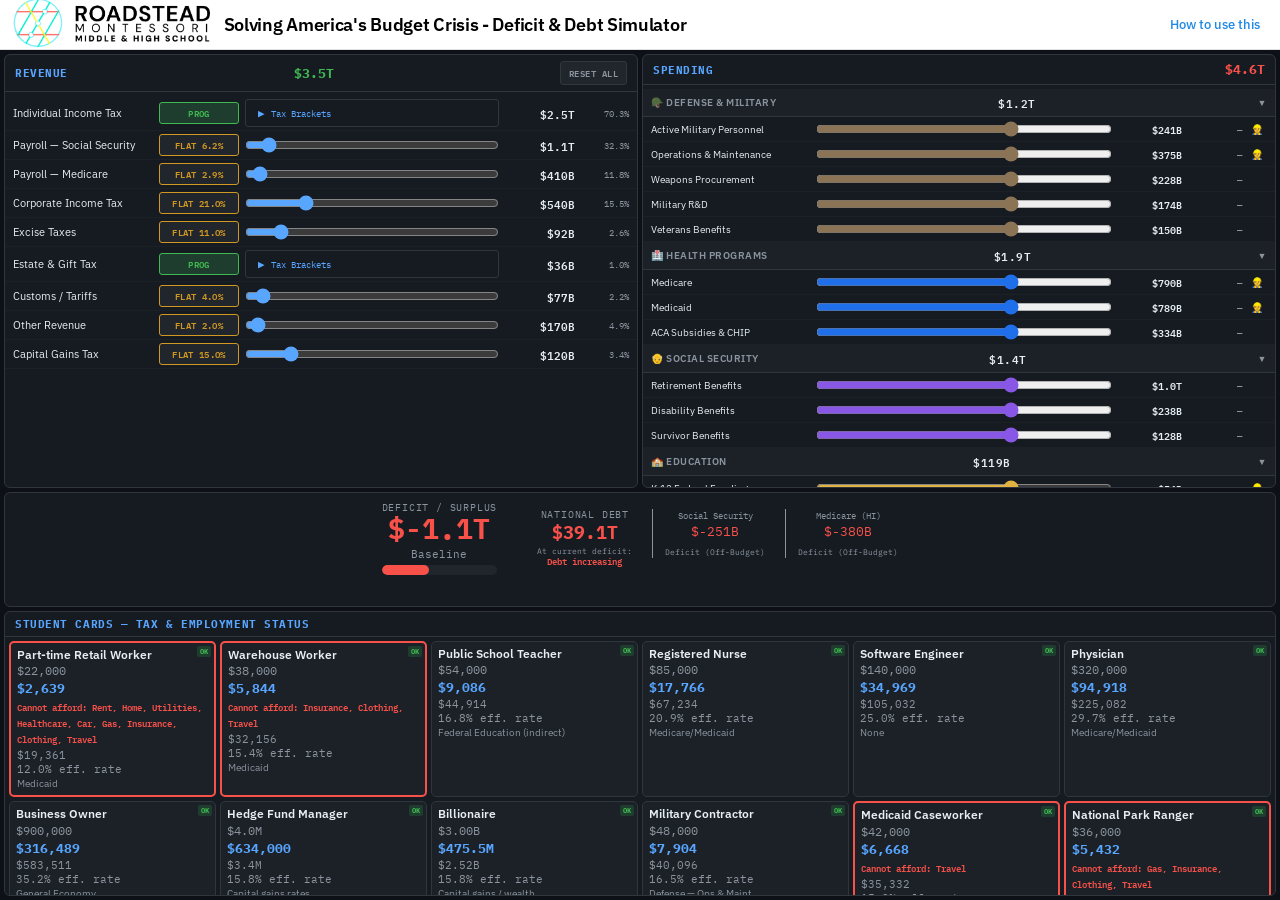
<file: simulator/index.html>
<!DOCTYPE html>
<html lang="en">
<head>
	<meta charset="UTF-8">
	<meta name="viewport" content="width=device-width, initial-scale=1.0">
	<title>Solving America's Budget Crisis - Deficit & Debt Simulator</title>
	<link href="https://fonts.googleapis.com/css2?family=IBM+Plex+Mono:wght@400;600;700&family=IBM+Plex+Sans:wght@400;500;600&display=swap" rel="stylesheet">
	<link rel="stylesheet" href="styles.css">
</head>
<body>
<div class="header-bar">
	<a href="https://www.roadsteadhighschool.com"><img src="images/roadstead.png" alt="Roadstead Montessori" class="header-logo"></a>
	<div class="header-title">Solving America's Budget Crisis - Deficit & Debt Simulator</div>
	<a href="#" onclick="startTutorial(); return false;" class="header-link">How to use this</a>
</div>
<div class="app">

	<!-- TOP: Revenue + Spending -->
	<div class="top-panels">

		<!-- REVENUE PANEL -->
		<div class="panel" id="revenue-panel">
			<div class="panel-header">
				<span class="panel-title">Revenue</span>
				<span class="panel-total" id="rev-total-display" style="color:var(--green)">$4,900B</span>
				<button class="reset-btn" onclick="resetAll()">Reset All</button>
			</div>
			<div class="panel-body" id="revenue-body"></div>
		</div>

		<!-- SPENDING PANEL -->
		<div class="panel" id="spending-panel">
			<div class="panel-header">
				<span class="panel-title">Spending</span>
				<span class="panel-total" id="spend-total-display" style="color:var(--red)">$6,900B</span>
			</div>
			<div class="panel-body" id="spending-body"></div>
		</div>

	</div>

	<!-- DEFICIT BAR -->
	<div class="deficit-panel">
		<div class="deficit-grid">
			<div class="deficit-main">
				<div class="deficit-label">Deficit / Surplus</div>
				<div class="deficit-number deficit" id="deficit-number">-$2,000B</div>
				<div class="deficit-change" id="deficit-change" style="color:var(--muted)">Baseline</div>
				<div class="bar-wrap" style="margin-top:4px">
					<div class="bar-track">
						<div class="bar-fill" id="bar-fill" style="width:50%;background:var(--red)"></div>
					</div>
				</div>
			</div>
			<div class="deficit-right" style="display:flex;gap:20px;align-items:flex-start">
				<div style="text-align:center;line-height:1.2">
					<div class="deficit-label" style="font-size:10px;margin-bottom:2px">NATIONAL DEBT</div>
					<div class="national-debt-number" id="national-debt-display" style="font-size:18px">$39.1T</div>
					<div style="text-align:center;font-family:'IBM Plex Mono',monospace;font-size:9px;line-height:1.2;margin-top:4px">
						<div style="color:var(--muted);font-size:8px">At current deficit:</div>
						<div id="payoff-years" style="color:var(--red);font-weight:600">Debt increasing</div>
					</div>
				</div>
				<div style="text-align:center;font-family:'IBM Plex Mono',monospace;font-size:9px;color:var(--muted);line-height:1.5">
					<div style="margin-bottom:6px;border-left:1px solid var(--muted);padding-left:12px">
						<div>Social Security</div>
						<div style="font-size:13px" id="ss-deficit-display">-$251B</div>
						<div style="margin-top:4px;font-size:8px">Deficit (Off-Budget)</div>
					</div>
				</div>
				<div style="text-align:center;font-family:'IBM Plex Mono',monospace;font-size:9px;color:var(--muted);line-height:1.5">
					<div style="margin-bottom:6px;border-left:1px solid var(--muted);padding-left:12px">
						<div>Medicare (HI)</div>
						<div style="font-size:13px" id="medicare-deficit-display">-$380B</div>
						<div style="margin-top:4px;font-size:8px">Deficit (Off-Budget)</div>
					</div>
				</div>
			</div>
		</div>
	</div>

	<!-- JOBS PANEL -->
	<div class="jobs-panel">
		<div class="jobs-header">
			<span class="panel-title">Student Cards — Tax &amp; Employment Status</span>
		</div>
		<div class="jobs-grid" id="jobs-grid"></div>
	</div>

</div>

<div class="tooltip" id="tooltip"></div>

<!-- MODAL POPUP -->
<div class="modal" id="info-modal">
	<div class="modal-content">
		<div class="modal-header">
			<span class="modal-title" id="modal-title"></span>
			<span class="modal-close" onclick="closeModal()">&times;</span>
		</div>
		<div class="modal-body">
			<div id="modal-description"></div>
			<div style="margin-top:16px;padding-top:12px;border-top:1px solid var(--border)">
				<div style="font-weight:600;font-size:11px;color:var(--blue);text-transform:uppercase;margin-bottom:8px">Affected Stakeholders</div>
				<div id="modal-stakeholders" style="font-size:11px;color:var(--text);line-height:1.6"></div>
			</div>
		</div>
	</div>
</div>

<!-- Tutorial Overlay -->
<div id="tutorial-overlay" class="tutorial-overlay">
	<div class="tutorial-highlight"></div>
	<div class="tutorial-box">
		<div class="tutorial-header">
			<div id="tutorial-step">Step 1 of 6</div>
			<button onclick="closeTutorial()" class="tutorial-close">×</button>
		</div>
		<div class="tutorial-content">
			<h3 id="tutorial-title">Revenue Sliders</h3>
			<p id="tutorial-text">Use the sliders in the Revenue section to adjust tax rates. As you increase rates, the revenue collected increases. Watch how it affects the deficit!</p>
		</div>
		<div class="tutorial-footer">
			<button onclick="tutorialPrev()" class="tutorial-btn tutorial-btn-secondary">← Back</button>
			<div class="tutorial-dots">
				<span class="dot active" onclick="goToStep(1)"></span>
				<span class="dot" onclick="goToStep(2)"></span>
				<span class="dot" onclick="goToStep(3)"></span>
				<span class="dot" onclick="goToStep(4)"></span>
				<span class="dot" onclick="goToStep(5)"></span>
				<span class="dot" onclick="goToStep(6)"></span>
			</div>
			<button onclick="tutorialNext()" class="tutorial-btn">Next →</button>
		</div>
	</div>
</div>

<!-- Scripts in dependency order -->
<script src="js/state.js"></script>
<script src="js/calculations.js"></script>
<script src="js/tooltips.js"></script>
<script src="js/modal.js"></script>
<script src="js/render.js"></script>
<script src="js/events.js"></script>
<script src="js/tutorial.js"></script>

<script>
// ─── INIT ─────────────────────────────────────────────────────────────────────
renderRevenue();
renderSpending();

// Capture the initial state deficit as the true baseline BEFORE updateAll() runs
window.INITIAL_DEFICIT = calcTotalRevenue() - calcTotalSpending();

updateAll();
addDebtTooltips();
</script>
</body>
</html>
</file>
<file: simulator/styles.css>
*{box-sizing:border-box;margin:0;padding:0}
:root{
  --bg:#0d1117;--panel:#161b22;--border:#30363d;--text:#e6edf3;--muted:#8b949e;
  --green:#3fb950;--red:#f85149;--amber:#d29922;--blue:#58a6ff;
  --defense:#8b7355;--health:#1f6feb;--social:#8957e5;--edu:#e3b341;
  --infra:#3fb950;--sci:#79c0ff;--intl:#f78166;--gov:#6e7681;
}
html,body{height:100%;overflow:hidden;background:var(--bg);color:var(--text);font-family:'IBM Plex Sans',sans-serif;font-size:12px}
.header-bar{
	background:white;
	height:50px;
	padding:0 12px;
	display:flex;
	align-items:center;
	gap:12px;
	border-bottom:1px solid #e0e0e0;
	flex-shrink:0;
}
.header-logo{
	height:50px;
	object-fit:contain;
}
.header-title{
	font-size:18px;
	font-weight:600;
	color:#000000;
	font-family:'IBM Plex Sans',sans-serif;
	letter-spacing:-0.3px;
}
.app{display:grid;grid-template-rows:1fr 115px 285px;height:calc(100vh - 50px);gap:4px;padding:4px}
.top-panels{display:grid;grid-template-columns:1fr 1fr;gap:4px;min-height:0;overflow:hidden}
.panel{background:var(--panel);border:1px solid var(--border);border-radius:6px;overflow:hidden;display:flex;flex-direction:column}
.panel-header{padding:6px 10px;border-bottom:1px solid var(--border);display:flex;align-items:center;gap:8px;flex-shrink:0}
.panel-title{font-family:'IBM Plex Mono',monospace;font-weight:700;font-size:11px;letter-spacing:.05em;text-transform:uppercase;color:var(--blue)}
.panel-total{margin-left:auto;font-family:'IBM Plex Mono',monospace;font-weight:700;font-size:13px}
.panel-body{overflow-y:auto;flex:1;padding:4px 0}
.panel-body::-webkit-scrollbar{width:4px}
.panel-body::-webkit-scrollbar-track{background:transparent}
.panel-body::-webkit-scrollbar-thumb{background:var(--border);border-radius:2px}

/* Revenue rows */
.rev-row{padding:3px 8px;border-bottom:1px solid #1c2128;display:grid;grid-template-columns:140px 80px 1fr 70px 48px;align-items:center;gap:6px}
.rev-row:hover{background:#1c2128}
.rev-label{font-size:11px;color:var(--text);white-space:nowrap;overflow:hidden;text-overflow:ellipsis}
.type-badge{font-family:'IBM Plex Mono',monospace;font-size:9px;font-weight:600;padding:2px 5px;border-radius:3px;cursor:pointer;border:none;letter-spacing:.04em;transition:all .15s;white-space:nowrap}
.badge-flat{background:#21262d;color:var(--amber);border:1px solid var(--amber)}
.badge-prog{background:#1f3d2f;color:var(--green);border:1px solid var(--green)}
.badge-locked{background:#1c2128;color:var(--muted);border:1px solid var(--border);cursor:default}
.rev-slider{width:100%;accent-color:var(--blue);height:18px;cursor:pointer;touch-action:none}
.rev-amount{font-family:'IBM Plex Mono',monospace;font-size:11px;font-weight:600;text-align:right;white-space:nowrap}
.rev-pct{font-family:'IBM Plex Mono',monospace;font-size:9px;color:var(--muted);text-align:right}

/* Input styling */
input[type="number"], input[type="text"]{background:#21262d;color:var(--text);border:1px solid var(--border);border-radius:3px;font-family:'IBM Plex Mono',monospace;padding:4px 6px;font-size:10px}
input[type="number"]:focus, input[type="text"]:focus{outline:none;border-color:var(--blue);box-shadow:0 0 0 2px rgba(88,166,255,0.1)}

/* Bracket sliders */
.bracket-slider{width:100%;height:22px;cursor:pointer;-webkit-appearance:slider-horizontal;appearance:slider-horizontal;background:transparent;border:none;padding:0;margin:0 0;touch-action:pan-y;pointer-events:auto;z-index:10;position:relative}
.bracket-slider::-webkit-slider-runnable-track{width:100%;height:4px;background:var(--border);border-radius:2px;border:none}
.bracket-slider::-webkit-slider-thumb{-webkit-appearance:sliderthumb-horizontal;appearance:sliderthumb-horizontal;width:18px;height:18px;border-radius:50%;background:var(--green);cursor:grab;box-shadow:0 0 6px rgba(63,185,80,0.5);margin-top:-7px}
.bracket-slider::-webkit-slider-thumb:active{cursor:grabbing}
.bracket-slider::-moz-range-track{background:var(--border);height:4px;border-radius:2px;border:none}
.bracket-slider::-moz-range-progress{background:var(--green);height:4px;border-radius:2px}
.bracket-slider::-moz-range-thumb{width:18px;height:18px;border-radius:50%;background:var(--green);cursor:grab;border:none;box-shadow:0 0 6px rgba(63,185,80,0.5)}
.bracket-slider::-moz-range-thumb:active{cursor:grabbing}

/* Spending */
.cat-header{padding:4px 8px;background:#1c2128;border-bottom:1px solid var(--border);display:flex;align-items:center;gap:6px;font-size:10px;font-weight:600;color:var(--muted);text-transform:uppercase;letter-spacing:.05em;cursor:pointer;user-select:none}
.cat-header:hover{background:#21262d}
.cat-toggle{font-size:9px;margin-left:auto}
.cat-total{margin-left:auto;font-family:'IBM Plex Mono',monospace;font-size:11px;color:var(--text)}
.spend-row{padding:3px 8px;border-bottom:1px solid #1c2128;display:grid;grid-template-columns:160px 1fr 65px 55px 20px;align-items:center;gap:5px}
.spend-row:hover{background:#1c2128}
.spend-label{font-size:10px;color:var(--text);white-space:nowrap;overflow:hidden;text-overflow:ellipsis}
.spend-slider{width:100%;height:18px;cursor:pointer;touch-action:none}
.spend-amount{font-family:'IBM Plex Mono',monospace;font-size:10px;font-weight:600;text-align:right}
.spend-delta{font-family:'IBM Plex Mono',monospace;font-size:9px;text-align:right;white-space:nowrap}
.spend-job-icon{font-size:10px;text-align:center}
.delta-pos{color:var(--red)}
.delta-neg{color:var(--green)}
.delta-zero{color:var(--muted)}
.locked-row{opacity:.6}
.locked-row .spend-slider{cursor:not-allowed;opacity:.4}

/* Deficit bar */
.deficit-panel{background:var(--panel);border:1px solid var(--border);border-radius:6px;padding:8px 12px;min-height:115px}
.deficit-grid{display:flex;justify-content:center;align-items:center;gap:40px}

.deficit-main{text-align:center}
.deficit-right{text-align:center}
.deficit-label{font-family:'IBM Plex Mono',monospace;font-size:10px;color:var(--muted);text-transform:uppercase;letter-spacing:.08em}
.deficit-number{font-family:'IBM Plex Mono',monospace;font-size:28px;font-weight:700;line-height:1.1;transition:color .3s}
.deficit-number.surplus{color:var(--green)}
.deficit-number.deficit{color:var(--red)}
.national-debt-number{font-family:'IBM Plex Mono',monospace;font-size:24px;font-weight:700;color:var(--red);line-height:1.1;margin-top:2px}
.deficit-change{font-family:'IBM Plex Mono',monospace;font-size:11px;margin-top:2px}
.bar-wrap{flex:1}
.bar-track{height:10px;background:#21262d;border-radius:5px;overflow:hidden;position:relative}
.bar-fill{height:100%;border-radius:5px;transition:width .3s,background .3s}


/* Jobs panel */
.jobs-panel{background:var(--panel);border:1px solid var(--border);border-radius:6px;overflow:hidden;display:flex;flex-direction:column}
.jobs-header{padding:5px 10px;border-bottom:1px solid var(--border);display:flex;align-items:center;gap:8px;flex-shrink:0}
.jobs-grid{display:grid;grid-template-columns:repeat(6,1fr);gap:4px;padding:4px;overflow-y:auto;flex:1;align-content:start;min-height:0}
.jobs-grid::-webkit-scrollbar{width:4px}
.jobs-grid::-webkit-scrollbar-track{background:transparent}
.jobs-grid::-webkit-scrollbar-thumb{background:var(--border);border-radius:2px}
.student-card{background:#1c2128;border:1px solid var(--border);border-radius:5px;padding:5px 6px;position:relative;transition:all .3s;cursor:pointer}
.student-card:hover{border-color:var(--blue)}
.student-card.at-risk{border-color:var(--amber)!important;background:#1f1a10}
.student-card.job-lost{border-color:var(--red)!important;background:#1a1010}
.student-card.has-unaffordables{border-color:var(--red)!important;border-width:2px}
.card-status{position:absolute;top:3px;right:3px;font-family:'IBM Plex Mono',monospace;font-size:7px;font-weight:700;padding:1px 3px;border-radius:2px;text-transform:uppercase}
.status-ok{background:#1f3d2f;color:var(--green)}
.status-risk{background:#332200;color:var(--amber)}
.status-lost{background:#3d1a1a;color:var(--red)}
.card-name{font-size:12px;font-weight:600;color:var(--text);line-height:1.2;padding-right:30px}
.card-income{font-family:'IBM Plex Mono',monospace;font-size:12px;color:var(--muted);margin-top:1px}
.card-tax{font-family:'IBM Plex Mono',monospace;font-size:13px;font-weight:700;color:var(--blue);margin-top:2px}
.card-after-tax{font-family:'IBM Plex Mono',monospace;font-size:11px;color:var(--muted);margin-top:1px}
.card-essentials{font-family:'IBM Plex Mono',monospace;font-size:9px;color:var(--red);margin-top:2px;font-weight:600}
.card-rate{font-family:'IBM Plex Mono',monospace;font-size:11px;color:var(--muted)}
.card-dep{font-size:10px;color:var(--muted);margin-top:2px;line-height:1.2}
.poverty-indicator{font-family:'IBM Plex Mono',monospace;font-size:9px;font-weight:700;color:var(--red);margin-top:3px;padding:2px 4px;background:rgba(248,81,73,0.1);border:1px solid rgba(248,81,73,0.3);border-radius:2px;text-transform:uppercase;letter-spacing:.05em}
.student-card.below-poverty{border-color:var(--red)!important;background:#1a1010}

/* Tooltip */
.tooltip{position:fixed;background:#21262d;border:1px solid var(--border);border-radius:5px;padding:8px 10px;font-size:10px;max-width:300px;z-index:1000;pointer-events:none;box-shadow:0 4px 12px rgba(0,0,0,.5);line-height:1.4;display:none}
.tooltip.visible{display:block}

/* Reset button */
.reset-btn{margin-left:auto;font-family:'IBM Plex Mono',monospace;font-size:9px;font-weight:600;padding:3px 8px;border-radius:3px;cursor:pointer;border:1px solid var(--border);background:#21262d;color:var(--muted);text-transform:uppercase;letter-spacing:.05em;transition:all .15s}
.reset-btn:hover{border-color:var(--blue);color:var(--blue)}

/* Header link */
.header-link{
	margin-left:auto;
	color:#1e88e5;
	text-decoration:none;
	font-size:13px;
	font-weight:500;
	cursor:pointer;
	transition:all .2s;
	padding:4px 8px;
}
.header-link:hover{
	color:#1976d2;
	text-decoration:underline;
}

/* Tutorial Overlay */
.tutorial-overlay{
	position:fixed;
	top:0;
	left:0;
	right:0;
	bottom:0;
	background:transparent;
	z-index:9999;
	display:none;
}
.tutorial-overlay.active{
	display:block;
}
.tutorial-highlight{
	position:fixed;
	border:3px solid #ffeb3b;
	border-radius:8px;
	box-shadow:0 0 0 9999px rgba(0,0,0,0.7);
	pointer-events:none;
	z-index:10000;
	background:transparent;
}
.tutorial-box{
	position:fixed;
	background:#21262d;
	border:1px solid var(--border);
	border-radius:8px;
	padding:20px;
	max-width:360px;
	z-index:10000;
	box-shadow:0 8px 32px rgba(0,0,0,0.8);
	display:flex;
	flex-direction:column;
}
.tutorial-header{
	display:flex;
	justify-content:space-between;
	align-items:center;
	margin-bottom:12px;
	font-size:12px;
	color:var(--blue);
	font-weight:600;
	text-transform:uppercase;
}
.tutorial-close{
	background:none;
	border:none;
	color:var(--text);
	font-size:24px;
	cursor:pointer;
	padding:0;
	line-height:1;
	transition:color .2s;
}
.tutorial-close:hover{
	color:var(--red);
}
.tutorial-content{
	margin-bottom:20px;
	flex:1;
}
.tutorial-content h3{
	color:var(--text);
	font-size:16px;
	margin-bottom:8px;
	font-weight:600;
}
.tutorial-content p{
	color:var(--muted);
	font-size:12px;
	line-height:1.6;
}
.tutorial-footer{
	display:flex;
	align-items:center;
	justify-content:space-between;
	gap:12px;
}
.tutorial-btn{
	padding:6px 12px;
	border:1px solid var(--blue);
	background:transparent;
	color:var(--blue);
	border-radius:4px;
	cursor:pointer;
	font-size:11px;
	font-weight:600;
	transition:all .2s;
	font-family:'IBM Plex Sans',sans-serif;
}
.tutorial-btn:hover{
	background:var(--blue);
	color:#000;
}
.tutorial-btn-secondary{
	border-color:var(--border);
	color:var(--muted);
}
.tutorial-btn-secondary:hover{
	background:var(--border);
	color:var(--text);
}
.tutorial-dots{
	display:flex;
	gap:6px;
	justify-content:center;
}
.dot{
	width:8px;
	height:8px;
	border-radius:50%;
	background:var(--border);
	cursor:pointer;
	transition:all .2s;
}
.dot.active{
	background:var(--blue);
	width:20px;
	border-radius:4px;
}
.dot:hover{
	background:var(--muted);
}

/* Modal popup */
.modal{display:none;position:fixed;top:0;left:0;width:100%;height:100%;background:rgba(0,0,0,.7);z-index:2000;align-items:center;justify-content:center}
.modal.visible{display:flex}
.modal-content{background:var(--panel);border:1px solid var(--border);border-radius:8px;max-width:700px;max-height:90vh;overflow-y:auto;box-shadow:0 8px 32px rgba(0,0,0,.8)}
.modal-header{display:flex;align-items:center;justify-content:space-between;padding:12px 16px;border-bottom:1px solid var(--border);flex-shrink:0}
.modal-title{font-family:'IBM Plex Mono',monospace;font-weight:700;font-size:12px;letter-spacing:.05em;text-transform:uppercase;color:var(--blue)}
.modal-close{font-size:28px;cursor:pointer;color:var(--muted);transition:color .2s}
.modal-close:hover{color:var(--text)}
.modal-body{padding:16px;font-size:11px;color:var(--text);line-height:1.6}

/* Clickable row styling */
.rev-row.clickable{cursor:pointer;transition:background .2s}
.rev-row.clickable:hover{background:#21262d}
.spend-row.clickable{cursor:pointer;transition:background .2s}
.spend-row.clickable:hover{background:#21262d}

/* Category colors */
.cat-defense .spend-slider{accent-color:var(--defense)}
.cat-health .spend-slider{accent-color:var(--health)}
.cat-social .spend-slider{accent-color:var(--social)}
.cat-edu .spend-slider{accent-color:var(--edu)}
.cat-infra .spend-slider{accent-color:var(--infra)}
.cat-sci .spend-slider{accent-color:var(--sci)}
.cat-intl .spend-slider{accent-color:var(--intl)}
.cat-gov .spend-slider{accent-color:var(--gov)}

/* Collapsed categories */
.cat-rows{display:block}
.cat-rows.collapsed{display:none}

/* Job lost overlay */
.job-lost-overlay{position:absolute;inset:0;display:flex;align-items:center;justify-content:center;background:rgba(26,16,16,.85);border-radius:4px;font-family:'IBM Plex Mono',monospace;font-size:8px;font-weight:700;color:var(--red);letter-spacing:.05em;pointer-events:none;display:none}
.student-card.job-lost .job-lost-overlay{display:none}
</file>
